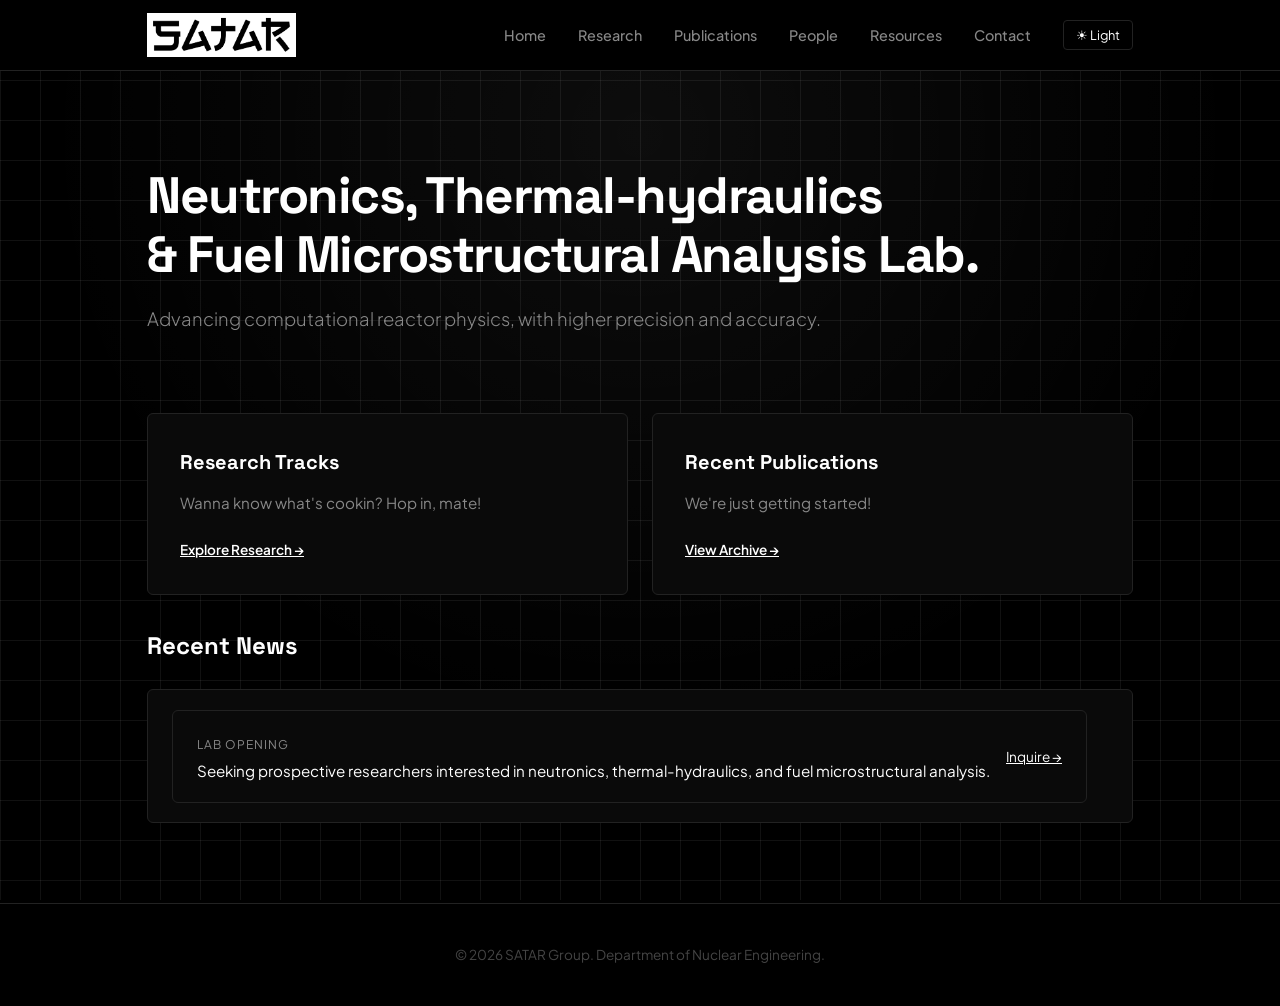
<file: index.html>
<!DOCTYPE html>
<html lang="en">
<head>
    <meta charset="UTF-8">
    <meta name="viewport" content="width=device-width, initial-scale=1.0">
    <title>SATAR Group | Nuclear Engineering & Neutronics</title>
    <link rel="stylesheet" href="style.css?v=bw1">
</head>
<body>

<header>
    <div class="container nav-container">
        <a href="index.html" class="brand">
    <img id="siteLogo" src="darklogo.png" alt="SATAR Group Logo" style="height: 45px; width: auto; object-fit: contain;">
</a>
        <!-- Mobile Menu Toggle Button -->
        <button class="menu-toggle" id="menuToggle" aria-label="Toggle Menu">&#9776;</button>

        <ul class="nav-links" id="navMenu">
    <li><a href="index.html">Home</a></li>
    <li><a href="research.html">Research</a></li>
    <li><a href="publications.html">Publications</a></li>
    <li><a href="people.html">People</a></li>
    <li><a href="resource.html">Resources</a></li>
    <li><a href="contact.html">Contact</a></li>
    <li><button class="theme-toggle-btn" id="themeBtn">☀ Light</button></li>
</ul>
    </div>
</header>

    <main class="container">
        <section class="page-intro">
            <h1 class="page-title">Neutronics, Thermal-hydraulics <br>& Fuel Microstructural Analysis Lab.</h1>
            <p class="lead-text">Advancing computational reactor physics, with higher precision and accuracy.</p>
            
        </section>

    

        <section style="margin: 2rem 0;">
            <div class="grid">
                <div class="card">
                    <h3>Research Tracks</h3>
                    <p>Wanna know what's cookin? Hop in, mate!</p>
                    <a href="research.html" style="color: #ffffff; font-size: 0.85rem; font-weight: 600; display: inline-block; margin-top: 1.5rem; text-decoration: underline;">Explore Research &rarr;</a>
                </div>
                <div class="card">
                    <h3>Recent Publications</h3>
                    <p>We're just getting started!</p>
                    <a href="publications.html" style="color: #ffffff; font-size: 0.85rem; font-weight: 600; display: inline-block; margin-top: 1.5rem; text-decoration: underline;">View Archive &rarr;</a>
                </div>
            </div>
        </section>

        <section style="margin: 2rem 0 5rem;">
            <h2 style="font-family: 'Space Grotesk', sans-serif; font-size: 1.5rem; margin-bottom: 1.5rem; color: #ffffff;">Recent News</h2>
            
            <div style="display: flex; flex-direction: column; gap: 1rem;">
                <div class="card" style="padding: 1.2rem 1.5rem; display: flex; justify-content: space-between; align-items: center; flex-wrap: wrap; gap: 1rem;">
                    
                <div class="card" style="padding: 1.2rem 1.5rem; display: flex; justify-content: space-between; align-items: center; flex-wrap: wrap; gap: 1rem;">
                    <div>
                        <span style="font-size: 0.75rem; color: var(--text-muted); text-transform: uppercase; letter-spacing: 1px;">Lab Opening</span>
                        <p style="color: #ffffff; font-size: 0.95rem; margin-top: 0.2rem;">Seeking prospective researchers interested in neutronics, thermal-hydraulics, and fuel microstructural analysis.</p>
                    </div>
                    <a href="contact.html" style="font-size: 0.85rem; color: #ffffff; text-decoration: underline;">Inquire &rarr;</a>
                </div>
            </div>
        </section>
    </main>

    <footer>
        <div class="container">
            <p>&copy; 2026 SATAR Group. Department of Nuclear Engineering.</p>
        </div>
    </footer>

    <script>
    const menuBtn = document.getElementById('menuToggle');
    const navMenu = document.getElementById('navMenu');

    if(menuBtn && navMenu) {
        menuBtn.addEventListener('click', () => {
            navMenu.classList.toggle('active');
        });
    }
</script>
    <script src="theme.js"></script>
</body>
</html>
</file>
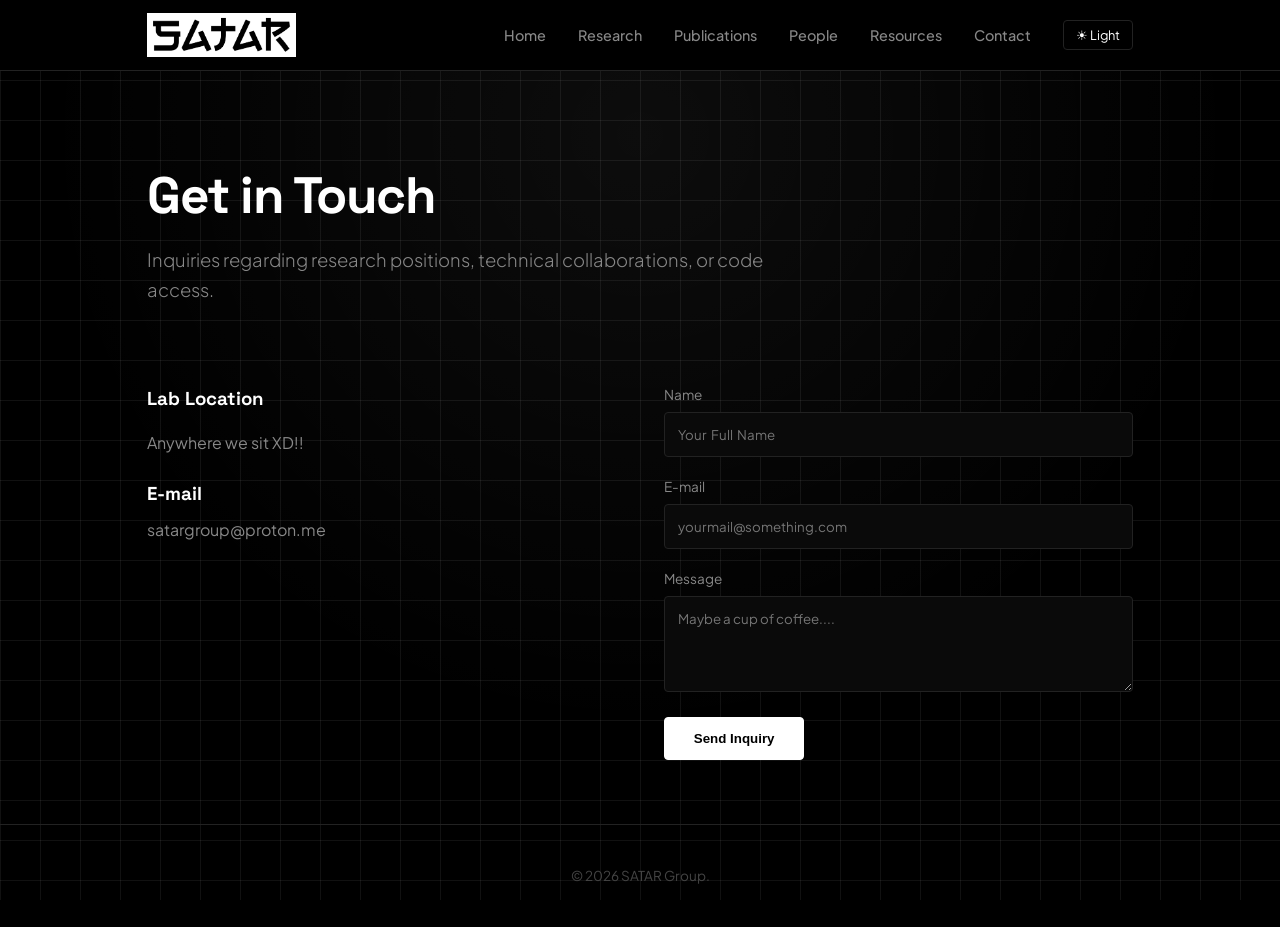
<file: contact.html>
<!DOCTYPE html>
<html lang="en">
<head>
    <meta charset="UTF-8">
    <meta name="viewport" content="width=device-width, initial-scale=1.0">
    <title>Contact | SATAR Group</title>
    <link rel="stylesheet" href="style.css?v=bw1">
</head>
<body>

<header>
    <div class="container nav-container">
        <a href="index.html" class="brand">
            <!-- 👇 শুধু এই লাইনটি আপডেট হবে -->
            <img id="siteLogo" src="darklogo.png" alt="SATAR Group Logo" style="height: 45px; width: auto;">
    
        </a>

        <!-- Mobile Menu Toggle Button -->
        <button class="menu-toggle" id="menuToggle" aria-label="Toggle Menu">&#9776;</button>

       <ul class="nav-links" id="navMenu">
    <li><a href="index.html">Home</a></li>
    <li><a href="research.html">Research</a></li>
    <li><a href="publications.html">Publications</a></li>
    <li><a href="people.html">People</a></li>
    <li><a href="resource.html">Resources</a></li>
    <li><a href="contact.html">Contact</a></li>
    <li><button class="theme-toggle-btn" id="themeBtn">☀ Light</button></li>
</ul>
    </div>
</header>

    <main class="container">
        <section class="page-intro">
            <h1 class="page-title">Get in Touch</h1>
            <p class="lead-text">Inquiries regarding research positions, technical collaborations, or code access.</p>
        </section>

        <div class="contact-layout" style="margin-bottom: 4rem;">
            <div>
                <h3 style="font-family: 'Space Grotesk', sans-serif; margin-bottom: 1rem; color: #fff;">Lab Location</h3>
                <p style="color: var(--text-muted); margin-bottom: 1.5rem;">
                    Anywhere we sit XD!!
                </p>
                <h3 style="font-family: 'Space Grotesk', sans-serif; margin-bottom: 0.5rem; color: #fff;">E-mail</h3>
                <p style="color: var(--text-muted);">satargroup@proton.me</p>
            </div>

            <!-- Formspree Integration -->
            <form action="https://formspree.io/f/xjyvzzwz" method="POST">
                <div class="form-group">
                    <label>Name</label>
                    <input type="text" name="name" required placeholder="Your  Full  Name">
                </div>
                <div class="form-group">
                    <label>E-mail</label>
                    <input type="email" name="email" required placeholder="yourmail@something.com">
                </div>
                <div class="form-group">
                    <label>Message</label>
                    <textarea name="message" rows="4" required placeholder="Maybe a cup of coffee...."></textarea>
                </div>
                <button type="submit" class="btn">Send Inquiry</button>
            </form>
        </div>
    </main>

    <footer>
        <div class="container"><p>&copy; 2026 SATAR Group.</p></div>
    </footer>

<script>
    const menuBtn = document.getElementById('menuToggle');
    const navMenu = document.getElementById('navMenu');

    if(menuBtn && navMenu) {
        menuBtn.addEventListener('click', () => {
            navMenu.classList.toggle('active');
        });
    }
</script>
    <script src="theme.js"></script>
</body>
</html>
</body>
</file>
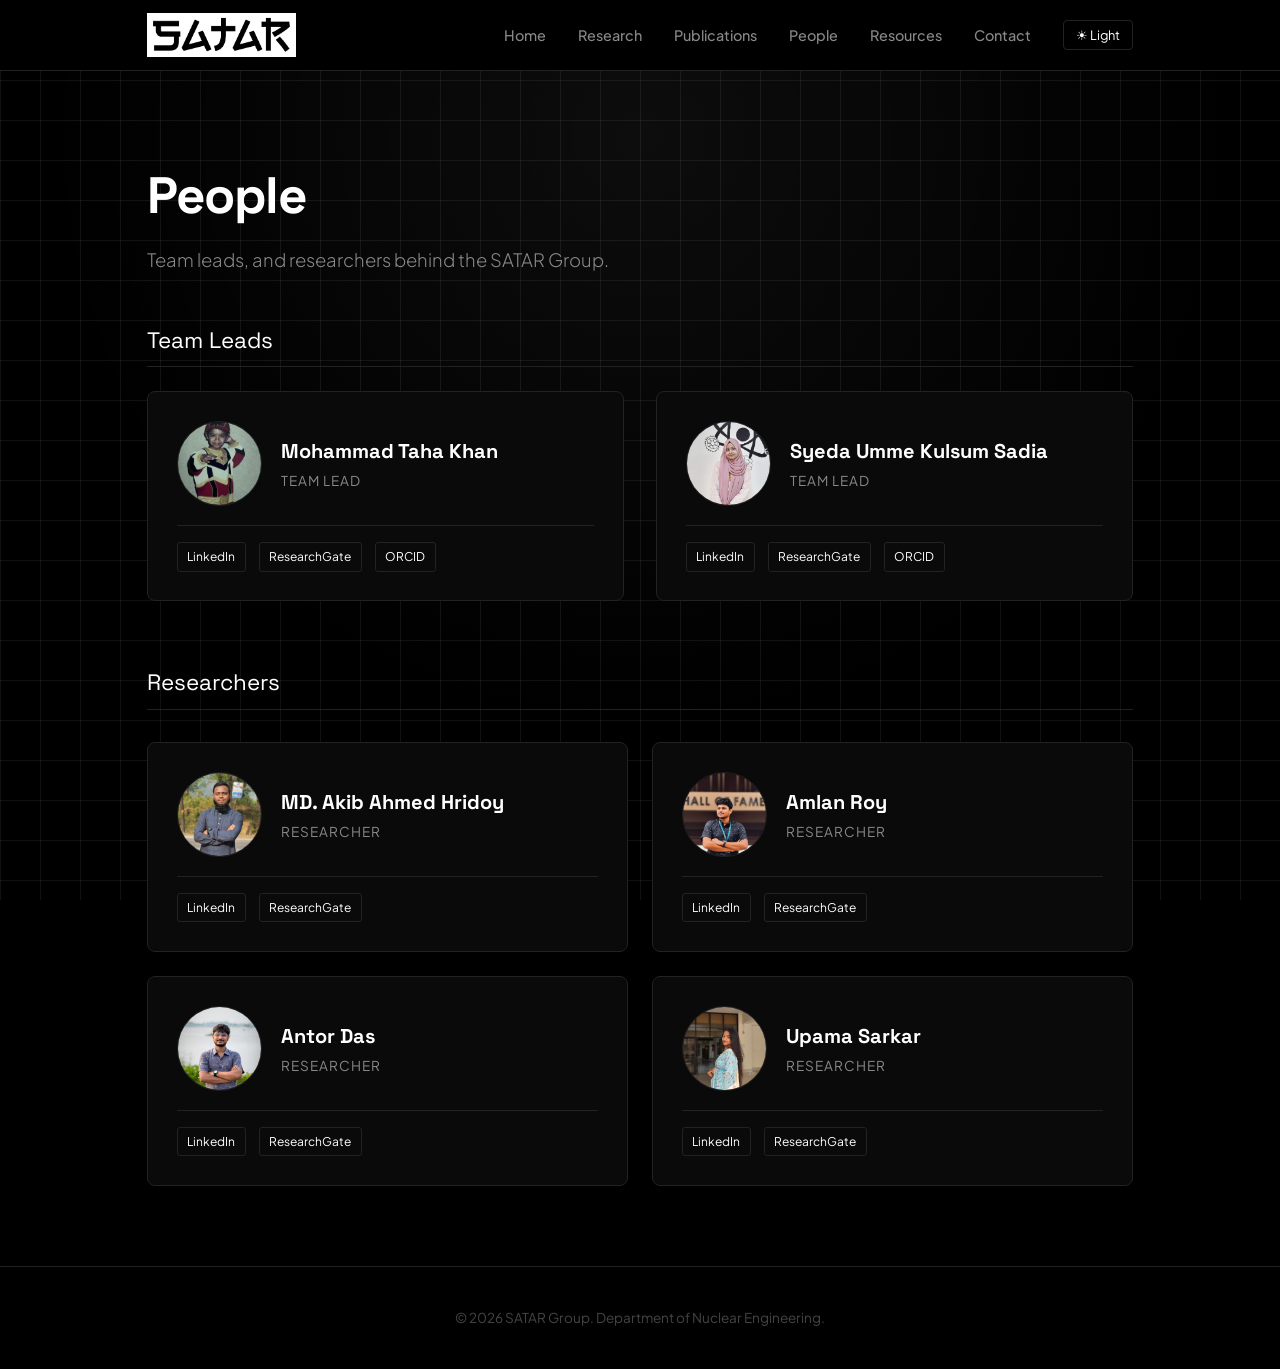
<file: people.html>
<!DOCTYPE html>
<html lang="en">
<head>
    <meta charset="UTF-8">
    <meta name="viewport" content="width=device-width, initial-scale=1.0">
    <title>People | SATAR Group</title>
    <link rel="stylesheet" href="style.css?v=bw1">
    <style>
        /* Team Profile Custom Layout */
        .lead-grid {
            display: grid;
            grid-template-columns: repeat(auto-fit, minmax(360px, 1fr));
            gap: 2rem;
            margin-bottom: 4rem;
        }

        .profile-card {
            background: var(--surface);
            border: 1px solid var(--border);
            border-radius: 8px;
            padding: 1.8rem;
            display: flex;
            flex-direction: column;
            transition: border-color 0.2s ease, transform 0.2s ease;
        }

        .profile-card:hover {
            border-color: var(--border-hover);
            transform: translateY(-3px);
        }

        .profile-header {
            display: flex;
            gap: 1.2rem;
            align-items: center;
            margin-bottom: 1.2rem;
        }

        .profile-img {
            width: 85px;
            height: 85px;
            border-radius: 50%;
            object-fit: cover;
            border: 1px solid var(--border);
            background: #111;
        }

        .profile-title h3 {
            font-family: 'Space Grotesk', sans-serif;
            font-size: 1.25rem;
            color: #fff;
            margin-bottom: 0.2rem;
        }

        .profile-title span {
            font-size: 0.85rem;
            color: var(--text-muted);
            text-transform: uppercase;
            letter-spacing: 1px;
            display: block;
        }

        .profile-focus {
            color: var(--text-muted);
            font-size: 0.9rem;
            line-height: 1.5;
            margin-bottom: 1.2rem;
            flex-grow: 1;
        }

        /* Academic / Social Links */
        .profile-links {
            display: flex;
            flex-wrap: wrap;
            gap: 0.8rem;
            border-top: 1px solid var(--border);
            padding-top: 1rem;
        }

        .profile-links a {
            font-size: 0.75rem;
            color: #ffffff;
            border: 1px solid var(--border);
            padding: 0.25rem 0.6rem;
            border-radius: 3px;
            transition: all 0.2s ease;
            text-decoration: none;
        }

        .profile-links a:hover {
            background: #ffffff;
            color: #000000;
            border-color: #ffffff;
        }

        .section-label {
            font-family: 'Space Grotesk', sans-serif;
            font-size: 1.4rem;
            color: #fff;
            margin-bottom: 1.5rem;
            border-bottom: 1px solid var(--border);
            padding-bottom: 0.5rem;
        }
    </style>
</head>
<body>

 <header>
    <div class="container nav-container">
        <a href="index.html" class="brand">
            <!-- 👇 শুধু এই লাইনটি আপডেট হবে -->
            <img id="siteLogo" src="darklogo.png" alt="SATAR Group Logo" style="height: 45px; width: auto;">
    
        </a>

        <!-- Mobile Menu Toggle Button -->
        <button class="menu-toggle" id="menuToggle" aria-label="Toggle Menu">&#9776;</button>

        <ul class="nav-links" id="navMenu">
    <li><a href="index.html">Home</a></li>
    <li><a href="research.html">Research</a></li>
    <li><a href="publications.html">Publications</a></li>
    <li><a href="people.html">People</a></li>
    <li><a href="resource.html">Resources</a></li>
    <li><a href="contact.html">Contact</a></li>
    <li><button class="theme-toggle-btn" id="themeBtn">☀ Light</button></li>
</ul>
        
    </div>
</header>
    <main class="container">
        <section class="page-intro">
            <h1 class="page-title">People</h1>
            <p class="lead-text">Team leads, and researchers behind the SATAR Group.</p>
        </section>

        <!-- Section 1: Team Leads (2 Members) -->
        <div class="section-label">Team Leads</div>
       <div class="lead-grid">
            
            <!-- Team Lead 1 -->
            <div class="profile-card">
                <div class="profile-header">
                    <img src="tahabhai.jpeg" alt="Lead 1 Photo" class="profile-img">
                    <div class="profile-title">
                        <h3>Mohammad Taha Khan</h3>
                        <span>Team Lead</span>
                    </div>
                </div>
                <div class="profile-links">
                    <a href="https://www.linkedin.com/in/mohammad-taha-khan" target="_blank">LinkedIn</a>
                    <a href="https://www.researchgate.net/profile/Mohammad-Taha-Khan" target="_blank">ResearchGate</a>
                    <a href="https://orcid.org/0009-0000-7215-4170" target="_blank">ORCID</a>
                </div>
            </div>

            <!-- Team Lead 2 -->
            <div class="profile-card">
                <div class="profile-header">
                    <img src="apu.jpeg" alt="Lead 2 Photo" class="profile-img">
                    <div class="profile-title">
                        <h3>Syeda Umme Kulsum Sadia</h3>
                        <span>Team Lead</span>
                    </div>
                </div>
                <div class="profile-links">
                    <a href="https://www.linkedin.com/in/syeda-umme-kulsum-sadia" target="_blank">LinkedIn</a>
                    <a href="https://www.researchgate.net/profile/Syeda-Umme-Kulsum-Sadia" target="_blank">ResearchGate</a>
                    <a href="https://orcid.org" target="_blank">ORCID</a>
                </div>
            </div>

        </div>

        <!-- Section 2: Researchers (4 Members) -->
        <div class="section-label">Researchers</div>
           <div class="grid" style="margin-bottom: 5rem;">

            <!-- Researcher 1 -->
            <div class="profile-card">
                <div class="profile-header">
                    <img src="akib.jpg" alt="Researcher 1" class="profile-img">
                    <div class="profile-title">
                        <h3>MD. Akib Ahmed Hridoy</h3>
                        <span>Researcher</span>
                    </div>
                </div>
                <div class="profile-links">
                    <a href="https://www.linkedin.com/in/akibahmedhridoybd" target="_blank">LinkedIn</a>
                    <a href="https://www.researchgate.net/profile/Md-Akib-Hridoy" target="_blank">ResearchGate</a>
                </div>
            </div>

            <!-- Researcher 2 -->
            <div class="profile-card">
                <div class="profile-header">
                    <img src="amlan.jpg" alt="Researcher 2" class="profile-img">
                    <div class="profile-title">
                        <h3>Amlan Roy</h3>
                        <span>Researcher</span>
                    </div>
                </div>
                <div class="profile-links">
                    <a href="https://linkedin.com" target="_blank">LinkedIn</a>
                    <a href="https://researchgate.net" target="_blank">ResearchGate</a>
                </div>
            </div>

            <!-- Researcher 3 -->
            <div class="profile-card">
                <div class="profile-header">
                    <img src="antor.jpg" alt="Researcher 3" class="profile-img">
                    <div class="profile-title">
                        <h3>Antor Das</h3>
                        <span>Researcher</span>
                    </div>
                </div>
                <div class="profile-links">
                    <a href="https://linkedin.com/in/antordasbd" target="_blank">LinkedIn</a>
                    <a href="https://www.researchgate.net/profile/Antor-Das-4?ev=hdr_xprf" target="_blank">ResearchGate</a>
                </div>
            </div>

            <!-- Researcher 4 -->
            <div class="profile-card">
                <div class="profile-header">
                    <img src="upama.jpeg" alt="Researcher 4" class="profile-img">
                    <div class="profile-title">
                        <h3>Upama Sarkar</h3>
                        <span>Researcher</span>
                    </div>
                </div>
                <div class="profile-links">
                    <a href="https://linkedin.com" target="_blank">LinkedIn</a>
                    <a href="https://researchgate.net" target="_blank">ResearchGate</a>
                </div>
            </div>

        </div>
    </main>

    <footer>
        <div class="container"><p>&copy; 2026 SATAR Group. Department of Nuclear Engineering.</p></div>
    </footer>
<script>
    const menuBtn = document.getElementById('menuToggle');
    const navMenu = document.getElementById('navMenu');

    if(menuBtn && navMenu) {
        menuBtn.addEventListener('click', () => {
            navMenu.classList.toggle('active');
        });
    }
</script>
    
</script>
    <script src="theme.js"></script>
</body>
</html>
</file>
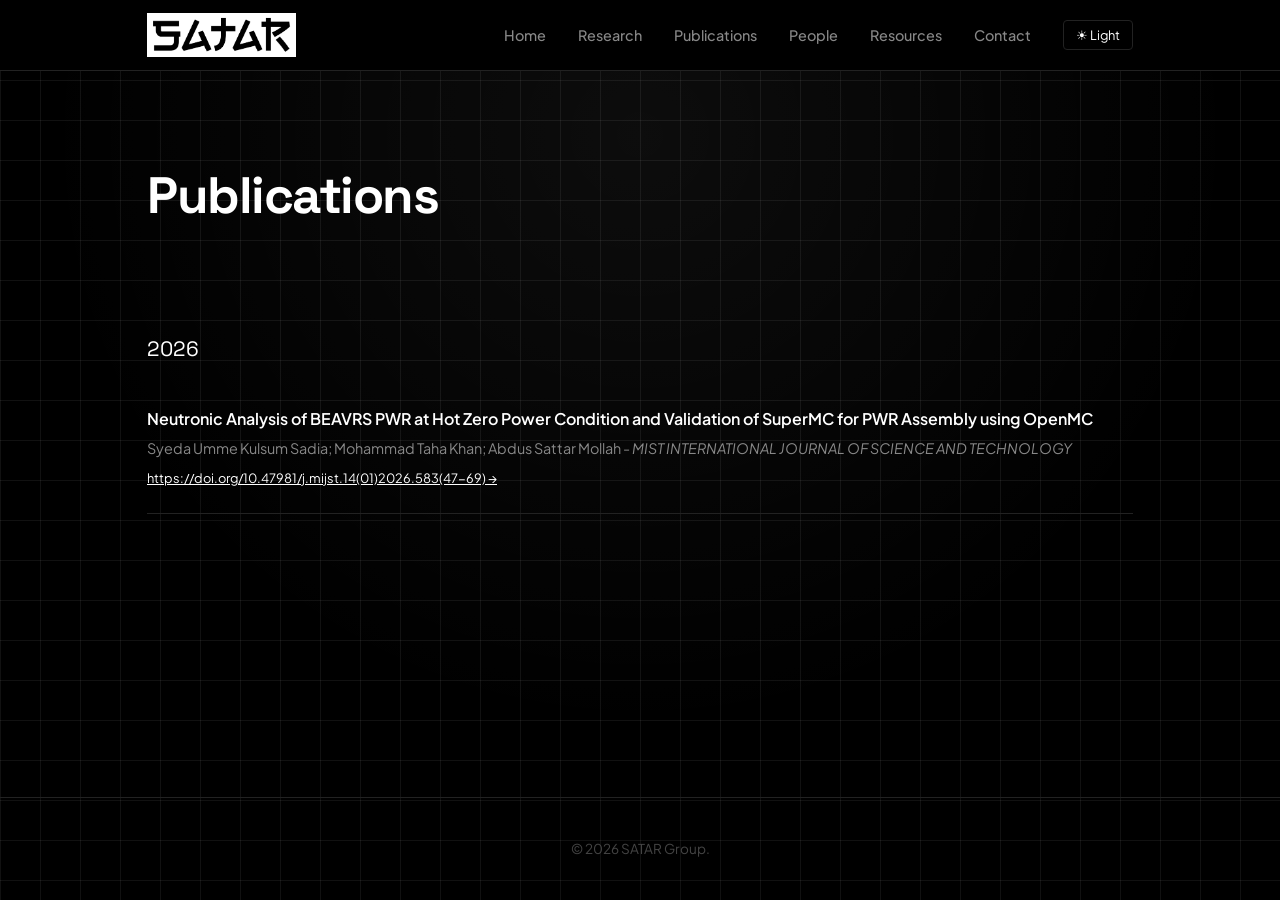
<file: publications.html>
<!DOCTYPE html>
<html lang="en">
<head>
    <meta charset="UTF-8">
    <meta name="viewport" content="width=device-width, initial-scale=1.0">
    <title>Publications | SATAR Group</title>
    <link rel="stylesheet" href="style.css?v=bw1">
</head>
<header>
    <div class="container nav-container">
        <a href="index.html" class="brand">
            <!-- 👇 শুধু এই লাইনটি আপডেট হবে -->
            <img id="siteLogo" src="darklogo.png" alt="SATAR Group Logo" style="height: 45px; width: auto;">
    
        </a>

        <!-- Mobile Menu Toggle Button -->
        <button class="menu-toggle" id="menuToggle" aria-label="Toggle Menu">&#9776;</button>

        <ul class="nav-links" id="navMenu">
    <li><a href="index.html">Home</a></li>
    <li><a href="research.html">Research</a></li>
    <li><a href="publications.html">Publications</a></li>
    <li><a href="people.html">People</a></li>
    <li><a href="resource.html">Resources</a></li>
    <li><a href="contact.html">Contact</a></li>
    <li><button class="theme-toggle-btn" id="themeBtn">☀ Light</button></li>
</ul>
        
    </div>
</header>

    <main class="container">
        <section class="page-intro">
            <h1 class="page-title">Publications</h1>
        </section>

        <section style="margin-bottom: 4rem;">
            <div class="pub-year">2026</div>
            <div class="pub-entry">
                <div class="pub-title">Neutronic Analysis of BEAVRS PWR at Hot Zero Power Condition and Validation of SuperMC for PWR Assembly using OpenMC</div>
                <div class="pub-meta">Syeda Umme Kulsum Sadia; Mohammad Taha Khan; Abdus Sattar Mollah - <em>MIST INTERNATIONAL JOURNAL OF SCIENCE AND TECHNOLOGY</em></div>
              <a href="https://doi.org/10.47981/j.mijst.14(01)2026.583(47-69)" target="_blank" rel="noopener noreferrer" class="doi-link">
    https://doi.org/10.47981/j.mijst.14(01)2026.583(47-69) &rarr;
</a>
            </div>

    
        </section>
    </main>

    <footer>
        <div class="container"><p>&copy; 2026 SATAR Group.</p></div>
    </footer>
<script>
    const menuBtn = document.getElementById('menuToggle');
    const navMenu = document.getElementById('navMenu');

    if(menuBtn && navMenu) {
        menuBtn.addEventListener('click', () => {
            navMenu.classList.toggle('active');
        });
    }
</script>
    </script>
    <script src="theme.js"></script>
</body>
</html>
</file>
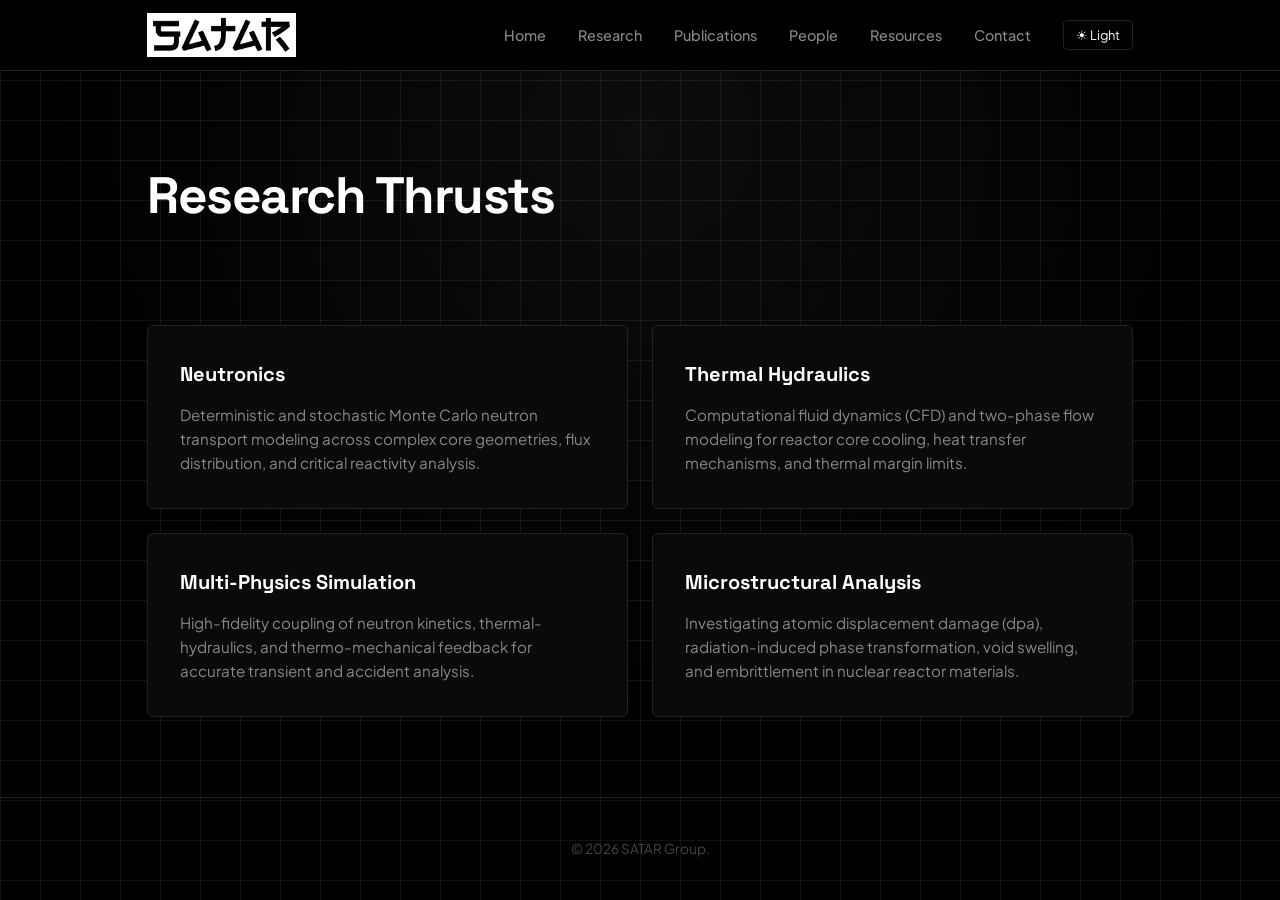
<file: research.html>
<!DOCTYPE html>
<html lang="en">
<head>
    <meta charset="UTF-8">
    <meta name="viewport" content="width=device-width, initial-scale=1.0">
    <title>Research | SATAR Group</title>
    <link rel="stylesheet" href="style.css?v=bw1">
</head>
<body>

    <header>
    <div class="container nav-container">
        <a href="index.html" class="brand">
            <!-- 👇 শুধু এই লাইনটি আপডেট হবে -->
            <img id="siteLogo" src="darklogo.png" alt="SATAR Group Logo" style="height: 45px; width: auto;">
    
        </a>
        <!-- Mobile Menu Toggle Button -->
        <button class="menu-toggle" id="menuToggle" aria-label="Toggle Menu">&#9776;</button>

        <ul class="nav-links" id="navMenu">
    <li><a href="index.html">Home</a></li>
    <li><a href="research.html">Research</a></li>
    <li><a href="publications.html">Publications</a></li>
    <li><a href="people.html">People</a></li>
    <li><a href="resource.html">Resources</a></li>
    <li><a href="contact.html">Contact</a></li>
    <li><button class="theme-toggle-btn" id="themeBtn">☀ Light</button></li>
</ul>
        
    </div>
</header>

    <main class="container">
        <section class="page-intro">
            <h1 class="page-title">Research Thrusts</h1>
        </section>

        <div class="grid">
    <!-- 1. Neutronics -->
    <div class="card">
        <h3>Neutronics</h3>
        <p>Deterministic and stochastic Monte Carlo neutron transport modeling across complex core geometries, flux distribution, and critical reactivity analysis.</p>
 
    </div>

    <!-- 2. Thermal Hydraulics -->
    <div class="card">
        <h3>Thermal Hydraulics</h3>
        <p>Computational fluid dynamics (CFD) and two-phase flow modeling for reactor core cooling, heat transfer mechanisms, and thermal margin limits.</p>

    </div>

    <!-- 3. Multi-Physics Simulation -->
    <div class="card">
        <h3>Multi-Physics Simulation</h3>
        <p>High-fidelity coupling of neutron kinetics, thermal-hydraulics, and thermo-mechanical feedback for accurate transient and accident analysis.</p>
    </div>

    <!-- 4. Microstructural Analysis -->
    <div class="card">
        <h3>Microstructural Analysis</h3>
        <p>Investigating atomic displacement damage (dpa), radiation-induced phase transformation, void swelling, and embrittlement in nuclear reactor materials.</p>
    </div>
</div>
    </main>

    <footer>
        <div class="container"><p>&copy; 2026 SATAR Group.</p></div>
    </footer>
<script>
    const menuBtn = document.getElementById('menuToggle');
    const navMenu = document.getElementById('navMenu');

    if(menuBtn && navMenu) {
        menuBtn.addEventListener('click', () => {
            navMenu.classList.toggle('active');
        });
    }
</script>
    </script>
    <script src="theme.js"></script>
    
</body>
</html>
</file>
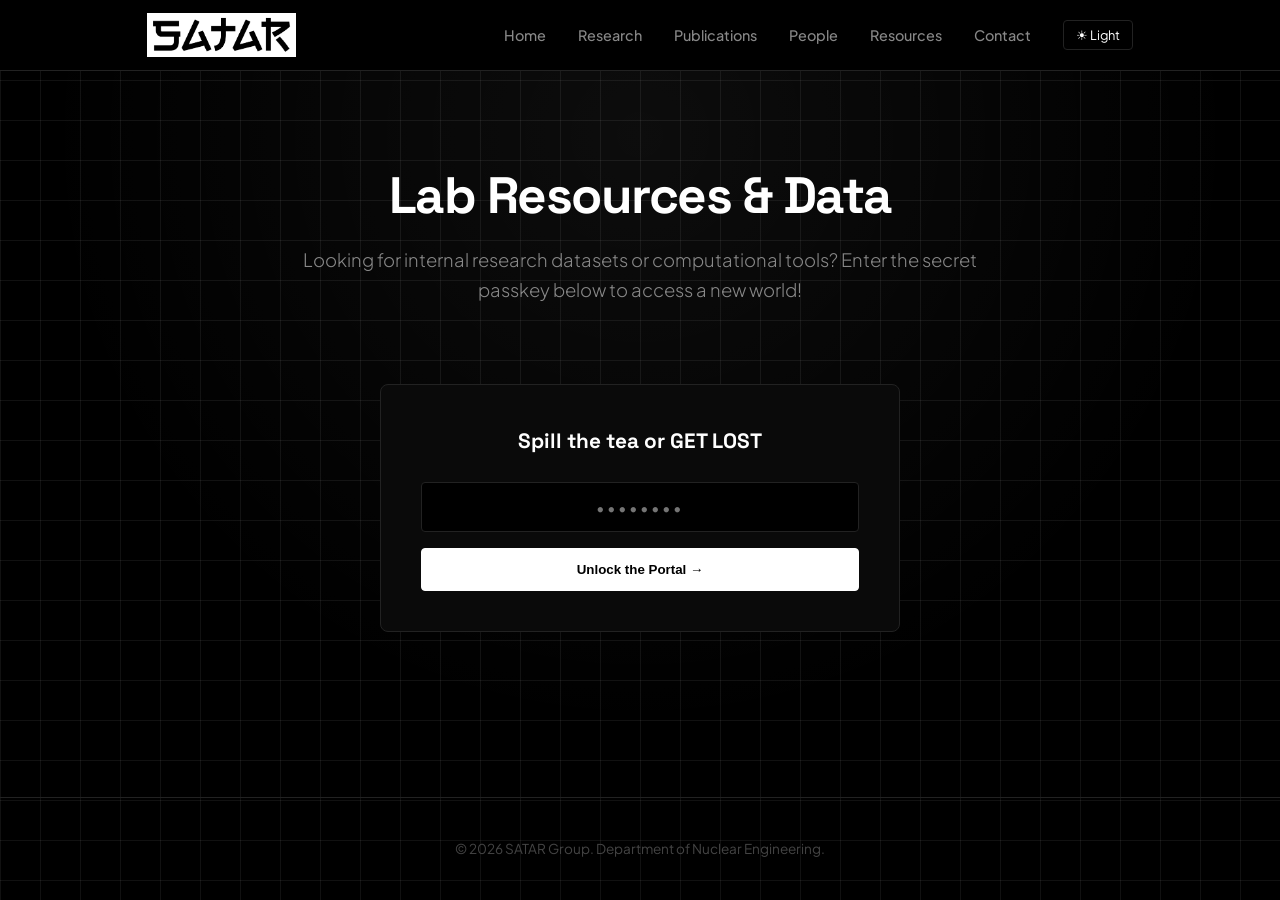
<file: resource.html>
<!DOCTYPE html>
<html lang="en">
<head>
    <meta charset="UTF-8">
    <meta name="viewport" content="width=device-width, initial-scale=1.0">
    <title>Resources | SATAR Group</title>
    <link rel="stylesheet" href="style.css?v=bw1">
    <style>
        .access-box {
            max-width: 520px;
            margin: 2rem auto 5rem;
            background: var(--surface);
            border: 1px solid var(--border);
            border-radius: 8px;
            padding: 2.5rem;
            text-align: center;
        }

        .access-input {
            width: 100%;
            background: #000;
            border: 1px solid var(--border);
            padding: 0.85rem;
            border-radius: 4px;
            color: #fff;
            text-align: center;
            font-size: 1rem;
            letter-spacing: 2px;
            margin: 1.5rem 0 1rem;
            outline: none;
            transition: border-color 0.2s ease;
        }

        .access-input:focus {
            border-color: var(--border-hover);
        }

        body.light-theme .access-input,
        body.light-mode .access-input {
            background: #fff;
            color: #000;
        }

        .hint-text {
            color: var(--text-muted);
            font-size: 0.85rem;
            margin-bottom: 1.5rem;
        }
    </style>
</head>
<body>

    <!-- Header -->
    <header>
    <div class="container nav-container">
        <a href="index.html" class="brand">
            <!-- 👇 শুধু এই লাইনটি আপডেট হবে -->
            <img id="siteLogo" src="darklogo.png" alt="SATAR Group Logo" style="height: 45px; width: auto;">
    
        </a>

            <!-- Mobile Toggle -->
            <button class="menu-toggle" id="menuToggle" aria-label="Toggle Menu">&#9776;</button>

            <ul class="nav-links" id="navMenu">
    <li><a href="index.html">Home</a></li>
    <li><a href="research.html">Research</a></li>
    <li><a href="publications.html">Publications</a></li>
    <li><a href="people.html">People</a></li>
    <li><a href="resource.html">Resources</a></li>
    <li><a href="contact.html">Contact</a></li>
    <li><button class="theme-toggle-btn" id="themeBtn">☀ Light</button></li>
</ul>
        </div>
    </header>

    <!-- Main Content -->
    <main class="container">
        <section class="page-intro" style="text-align: center;">
            <h1 class="page-title">Lab Resources & Data</h1>
            <p class="lead-text" style="margin: 0 auto;">
                Looking for internal research datasets or computational tools? Enter the secret passkey below to access a new world!
            </p>
        </section>

        <!-- Passcode Prompt Box -->
        <div class="access-box">
            <h3 style="font-family: 'Space Grotesk', sans-serif; font-size: 1.3rem;">Spill the tea or GET LOST</h3>

            <form id="vaultForm">
                <input type="password" id="secretCode" class="access-input" placeholder="••••••••" required autocomplete="off">
                <button type="submit" class="btn" style="width: 100%;">Unlock the Portal &rarr;</button>
            </form>
        </div>
    </main>

    <!-- Footer -->
    <footer>
        <div class="container">
            <p>&copy; 2026 SATAR Group. Department of Nuclear Engineering.</p>
        </div>
    </footer>

    <!-- Logic Script -->
    <script>
        const form = document.getElementById('vaultForm');
        const codeInput = document.getElementById('secretCode');

        form.addEventListener('submit', (e) => {
            e.preventDefault();
            const userCode = codeInput.value.trim();

            if (userCode === "shamim") {
                // Correct Code -> Google Drive
                window.location.href = "https://drive.google.com/drive/folders/1qJglx8ygsIo5C1umfvvO05zAhU-N5COY?usp=sharing";
            } else {
                // Incorrect Code -> YouTube Link
                window.location.href = "https://youtube.com/shorts/chaReGoNGow?si=3erloAqfDOBNyKpp";
            }
        });

        // Mobile Menu Toggle
        const menuBtn = document.getElementById('menuToggle');
        const navMenu = document.getElementById('navMenu');
        if (menuBtn && navMenu) {
            menuBtn.addEventListener('click', () => {
                navMenu.classList.toggle('active');
            });
        }
    </script>
    <script src="theme.js"></script>
</body>
</html>
</file>
<file: style.css>
@import url('https://fonts.googleapis.com/css2?family=Plus+Jakarta+Sans:wght@300;400;500;600;700&family=Space+Grotesk:wght@500;700&display=swap');

/* Dark Mode Colors (Default) */
:root {
    --bg: #000000;
    --surface: #0a0a0a;
    --border: #222222;
    --border-hover: #ffffff;
    --text-white: #ffffff;
    --text-muted: #888888;
    --text-dim: #444444;
}

/* Light Mode Colors (উল্টো কালার) */
body.light-mode,
body.light-theme {
    --bg: #ffffff;
    --surface: #f4f4f5;
    --border: #e4e4e7;
    --border-hover: #000000;
    --text-white: #000000;
    --text-muted: #52525b;
    --text-dim: #a1a1aa;
}

/* টগল বাটন ডিজাইন */
.theme-toggle-btn {
    background: transparent;
    border: 1px solid var(--border);
    color: var(--text-white);
    padding: 0.35rem 0.75rem;
    font-size: 0.8rem;
    border-radius: 4px;
    cursor: pointer;
    font-family: inherit;
    transition: all 0.2s ease;
}

.theme-toggle-btn:hover {
    border-color: var(--border-hover);
}

* {
    margin: 0;
    padding: 0;
    box-sizing: border-box;
}

/* Solid Pure Background (No Grid / No Gradient) */
/* Engineering Grid + Subtle Radiation Texture */
body {
    background-color: var(--bg);
    color: var(--text-white);
    font-family: 'Plus Jakarta Sans', sans-serif;
    line-height: 1.6;
    min-height: 100vh;
    display: flex;
    flex-direction: column;

    /* 1. হালকা গ্রিড প্যাটার্ন (খুবই সূক্ষ্ম ৪% অপাসিটি) */
    background-image: 
        linear-gradient(to right, rgba(255, 255, 255, 0.065) 1px, transparent 1px),
        linear-gradient(to bottom, rgba(255, 255, 255, 0.065) 1px, transparent 1px),
        /* 2. নিউট্রনিক্স কোর গ্লো (সেন্টারে খুব হালকা অরা) */
        radial-gradient(circle at 50% 15%, rgba(255, 255, 255, 0.05) 0%, transparent 60%);
    
    /* গ্রিডের সাইজ (প্রতিটি বক্স 40px বাই 40px) */
    background-size: 40px 40px, 40px 40px, 100% 100%;
    background-attachment: fixed; /* স্ক্রল করলেও গ্রিড স্মুথ থাকবে */
}

/* লাইট মোডের জন্য গ্রিড অটোমেটিক কালো রেখায় শিফট হবে */
body.light-mode,
body.light-theme {
    background-image: 
        linear-gradient(to right, rgba(0, 0, 0, 0.04) 1px, transparent 1px),
        linear-gradient(to bottom, rgba(0, 0, 0, 0.04) 1px, transparent 1px),
        radial-gradient(circle at 50% 15%, rgba(0, 0, 0, 0.02) 0%, transparent 60%);
}

a {
    color: inherit;
    text-decoration: none;
}

.container {
    max-width: 1050px;
    margin: 0 auto;
    padding: 0 2rem;
    width: 100%;
}

/* Header */
header {
    border-bottom: 1px solid var(--border);
    position: sticky;
    top: 0;
    background: var(--bg);
    backdrop-filter: blur(10px);
    z-index: 100;
}

.nav-container {
    display: flex;
    justify-content: space-between;
    align-items: center;
    height: 70px;
}

.brand {
    font-family: 'Space Grotesk', sans-serif;
    font-size: 2.2rem !important;  /* সাইজ বড় রাখা হয়েছে */
    font-weight: 700 !important;
    display: flex;
    align-items: center;
    gap: 13px;
    color: var(--text-white) !important;
}

.brand img {
    height: 45px !important;  /* লোগোর উচ্চতা */
    width: auto;
    object-fit: contain;
}

.nav-links {
    display: flex;
    align-items: center;
    list-style: none;
    gap: 2rem;
}

.nav-links a {
    color: var(--text-muted);
    font-size: 0.9rem;
    font-weight: 500;
    transition: color 0.2s ease;
}

.nav-links a:hover,
.nav-links a.active {
    color: var(--text-white);
}

/* Hero / Intro */
.page-intro {
    padding: 6rem 0 3rem;
}

.badge {
    font-size: 0.75rem;
    text-transform: uppercase;
    letter-spacing: 2px;
    color: var(--text-muted);
    font-weight: 600;
    margin-bottom: 1.2rem;
    display: inline-block;
    border: 1px solid var(--border);
    padding: 0.2rem 0.6rem;
    border-radius: 3px;
}

h1.page-title {
    font-family: 'Space Grotesk', sans-serif;
    font-size: 3.2rem;
    font-weight: 700;
    letter-spacing: -1.5px;
    margin-bottom: 1.2rem;
    line-height: 1.15;
    color: var(--text-white);
}

p.lead-text {
    font-size: 1.15rem;
    color: var(--text-muted);
    max-width: 680px;
    font-weight: 300;
}

/* Tags */
.tags {
    display: flex;
    flex-wrap: wrap;
    gap: 0.6rem;
    margin-top: 1.8rem;
}

.tag {
    background: transparent;
    border: 1px solid var(--border);
    padding: 0.35rem 0.8rem;
    font-size: 0.75rem;
    border-radius: 3px;
    color: var(--text-white);
    letter-spacing: 0.5px;
}

/* Stats Section */
.stats-section {
    margin: 3rem 0;
    border-top: 1px solid var(--border);
    border-bottom: 1px solid var(--border);
    padding: 2.5rem 0;
}

.stats-grid {
    display: grid;
    grid-template-columns: repeat(auto-fit, minmax(180px, 1fr));
    gap: 2rem;
}

.stat-item h2 {
    font-family: 'Space Grotesk', sans-serif;
    font-size: 2.2rem;
    color: var(--text-white);
}

.stat-item p {
    color: var(--text-muted);
    font-size: 0.85rem;
}

/* Cards & Grid */
.grid {
    display: grid;
    grid-template-columns: repeat(auto-fit, minmax(320px, 1fr));
    gap: 1.5rem;
    margin: 2rem 0;
}

.card {
    background: var(--surface);
    border: 1px solid var(--border);
    border-radius: 6px;
    padding: 2rem;
    transition: border-color 0.2s ease, transform 0.2s ease;
}

.card:hover {
    border-color: var(--border-hover);
    transform: translateY(-2px);
}

.card h3 {
    font-family: 'Space Grotesk', sans-serif;
    font-size: 1.25rem;
    margin-bottom: 0.8rem;
    color: var(--text-white);
}

.card p {
    color: var(--text-muted);
    font-size: 0.95rem;
}

/* Publications Items */
.pub-entry {
    padding: 1.5rem 0;
    border-bottom: 1px solid var(--border);
}

.pub-year {
    font-family: 'Space Grotesk', sans-serif;
    font-size: 1.3rem;
    color: var(--text-white);
    margin: 2.5rem 0 1rem;
}

.pub-title {
    font-weight: 600;
    color: var(--text-white);
    margin-bottom: 0.3rem;
}

.pub-meta {
    font-size: 0.9rem;
    color: var(--text-muted);
}

.doi-link {
    display: inline-block;
    margin-top: 0.5rem;
    font-size: 0.8rem;
    color: var(--text-white);
    text-decoration: underline;
}

/* People / PI Box */
.pi-box {
    border: 1px solid var(--border);
    padding: 2.2rem;
    border-radius: 6px;
    background: var(--surface);
    margin-bottom: 3rem;
}

/* Forms & Inputs */
.contact-layout {
    display: grid;
    grid-template-columns: 1fr 1fr;
    gap: 3rem;
    margin: 2rem 0;
}

.form-group {
    margin-bottom: 1.2rem;
}

label {
    display: block;
    font-size: 0.85rem;
    color: var(--text-muted);
    margin-bottom: 0.4rem;
}

input, textarea {
    width: 100%;
    background: var(--surface);
    border: 1px solid var(--border);
    padding: 0.8rem;
    border-radius: 4px;
    color: var(--text-white);
    font-family: inherit;
}

input:focus, textarea:focus {
    outline: none;
    border-color: var(--border-hover);
}

.btn {
    background: var(--text-white);
    color: var(--bg);
    border: 1px solid var(--text-white);
    padding: 0.8rem 1.8rem;
    font-weight: 600;
    border-radius: 4px;
    cursor: pointer;
    transition: all 0.2s ease;
}

.btn:hover {
    background: transparent;
    color: var(--text-white);
}

/* Footer */
footer {
    margin-top: auto;
    border-top: 1px solid var(--border);
    padding: 2.5rem 0;
    text-align: center;
    color: var(--text-dim);
    font-size: 0.85rem;
}

/* Mobile Menu Button (PC-te hide thakbe) */
.menu-toggle {
    display: none;
    background: transparent;
    border: 1px solid var(--border);
    color: var(--text-white);
    font-size: 1.2rem;
    padding: 0.3rem 0.6rem;
    border-radius: 4px;
    cursor: pointer;
}

/* Phone Screen Adjustments */
@media (max-width: 768px) {
    .menu-toggle {
        display: block; /* Phone-e menu button show korbe */
    }

    .brand {
        font-size: 1.35rem !important; /* Phone-e logo lekha ektu compact kora */
    }

    .brand img {
        height: 32px !important;
    }

    /* Navigation links drop-down style */
    .nav-links {
        display: none; /* Default bhabe hide thakbe */
        flex-direction: column;
        position: absolute;
        top: 70px;
        left: 0;
        width: 100%;
        background: var(--bg);
        border-bottom: 1px solid var(--border);
        padding: 1.5rem 2rem;
        gap: 1.2rem;
    }

    /* Button-e click korle menu open hobe */
    .nav-links.active {
        display: flex;
    }

    h1.page-title { 
        font-size: 2.2rem; 
    }
    
    .contact-layout { 
        grid-template-columns: 1fr; 
    }
}

/* ===================================================
   LIGHT MODE OVERRIDES FOR CARDS, TEXT & PEOPLE PAGE
   =================================================== */
body.light-mode,
body.light-theme {
    background-color: #ffffff !important;
    color: #000000 !important;
}

body.light-mode h1, body.light-theme h1,
body.light-mode h2, body.light-theme h2,
body.light-mode h3, body.light-theme h3,
body.light-mode .profile-title h3,
body.light-mode .section-label,
body.light-mode .brand span,
body.light-mode .pub-year,
body.light-mode .pub-title {
    color: #000000 !important; /* সব হেডিং এবং টাইটেল পিওর কালো হবে */
}

body.light-mode .card, body.light-theme .card,
body.light-mode .profile-card, body.light-theme .profile-card,
body.light-mode .pi-box, body.light-theme .pi-box {
    background: #ffffff !important; /* কার্ডের ব্যাকগ্রাউন্ড পিওর হোয়াইট */
    border-color: #e4e4e7 !important;
}

body.light-mode .profile-card:hover, body.light-theme .profile-card:hover,
body.light-mode .card:hover, body.light-theme .card:hover {
    border-color: #000000 !important;
}

body.light-mode .profile-focus, body.light-theme .profile-focus,
body.light-mode .pub-meta, body.light-theme .pub-meta,
body.light-mode p, body.light-theme p {
    color: #4b5563 !important; /* ফোকাস ও বডি টেক্সট রিডেবল ডার্ক গ্রে */
}

/* প্রোফাইল লিংক / বাটনগুলো ফিক্স */
body.light-mode .profile-links a,
body.light-theme .profile-links a {
    color: #000000 !important;
    border-color: #d1d5db !important;
    background: #f9fafb !important;
}

body.light-mode .profile-links a:hover,
body.light-theme .profile-links a:hover {
    background: #000000 !important;
    color: #ffffff !important;
    border-color: #000000 !important;
}

/* ট্যাগ ও ব্যাজ */
body.light-mode .tag, body.light-theme .tag,
body.light-mode .badge, body.light-theme .badge {
    border-color: #d1d5db !important;
    color: #111827 !important;
}

/* ইনপুট ফিল্ড ও বাটন ফিক্স */
body.light-mode input, body.light-theme input,
body.light-mode textarea, body.light-theme textarea {
    background: #ffffff !important;
    border-color: #d1d5db !important;
    color: #000000 !important;
}

body.light-mode .btn,
body.light-theme .btn {
    background: #000000 !important;
    color: #ffffff !important;
    border-color: #000000 !important;
}

body.light-mode .btn:hover,
body.light-theme .btn:hover {
    background: transparent !important;
    color: #000000 !important;
}
/* ===================================================
   THEME BASED DYNAMIC LOGO TOGGLE
   =================================================== */
.brand-logo {
    height: 45px !important;
    width: auto;
    object-fit: contain;
}

/* ডিফল্ট ডার্ক মোডে ডার্ক লোগো শো করবে, লাইট লোগো হাইড থাকবে */
.logo-dark {
    display: block;
}
.logo-light {
    display: none;
}

/* লাইট মোড অন হলে লাইট লোগো শো করবে, ডার্ক লোগো হাইড থাকবে */
body.light-mode .logo-dark,
body.light-theme .logo-dark {
    display: none !important;
}

body.light-mode .logo-light,
body.light-theme .logo-light {
    display: block !important;
}

/* মোবাইল ভিউ সাইজ অ্যাডজাস্টমেন্ট */
@media (max-width: 768px) {
    .brand-logo {
        height: 32px !important;
    }
}
</file>
